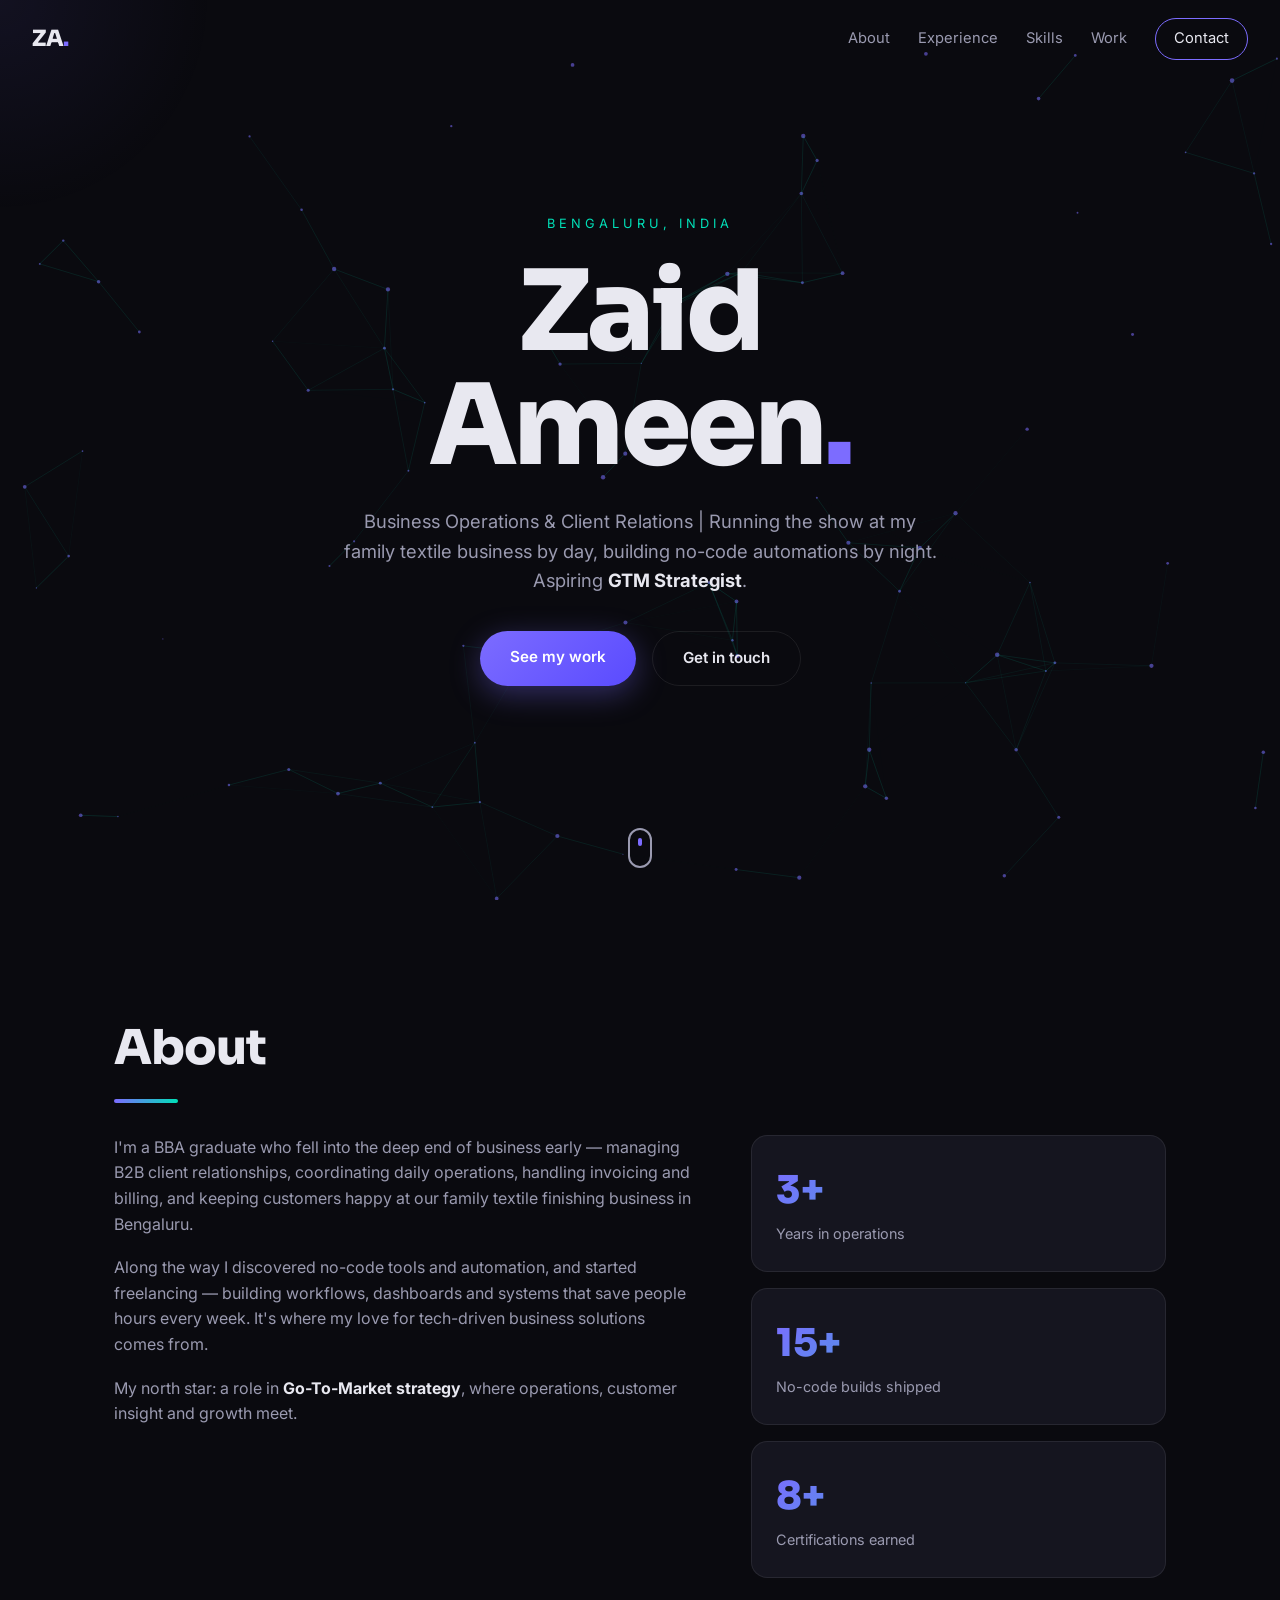
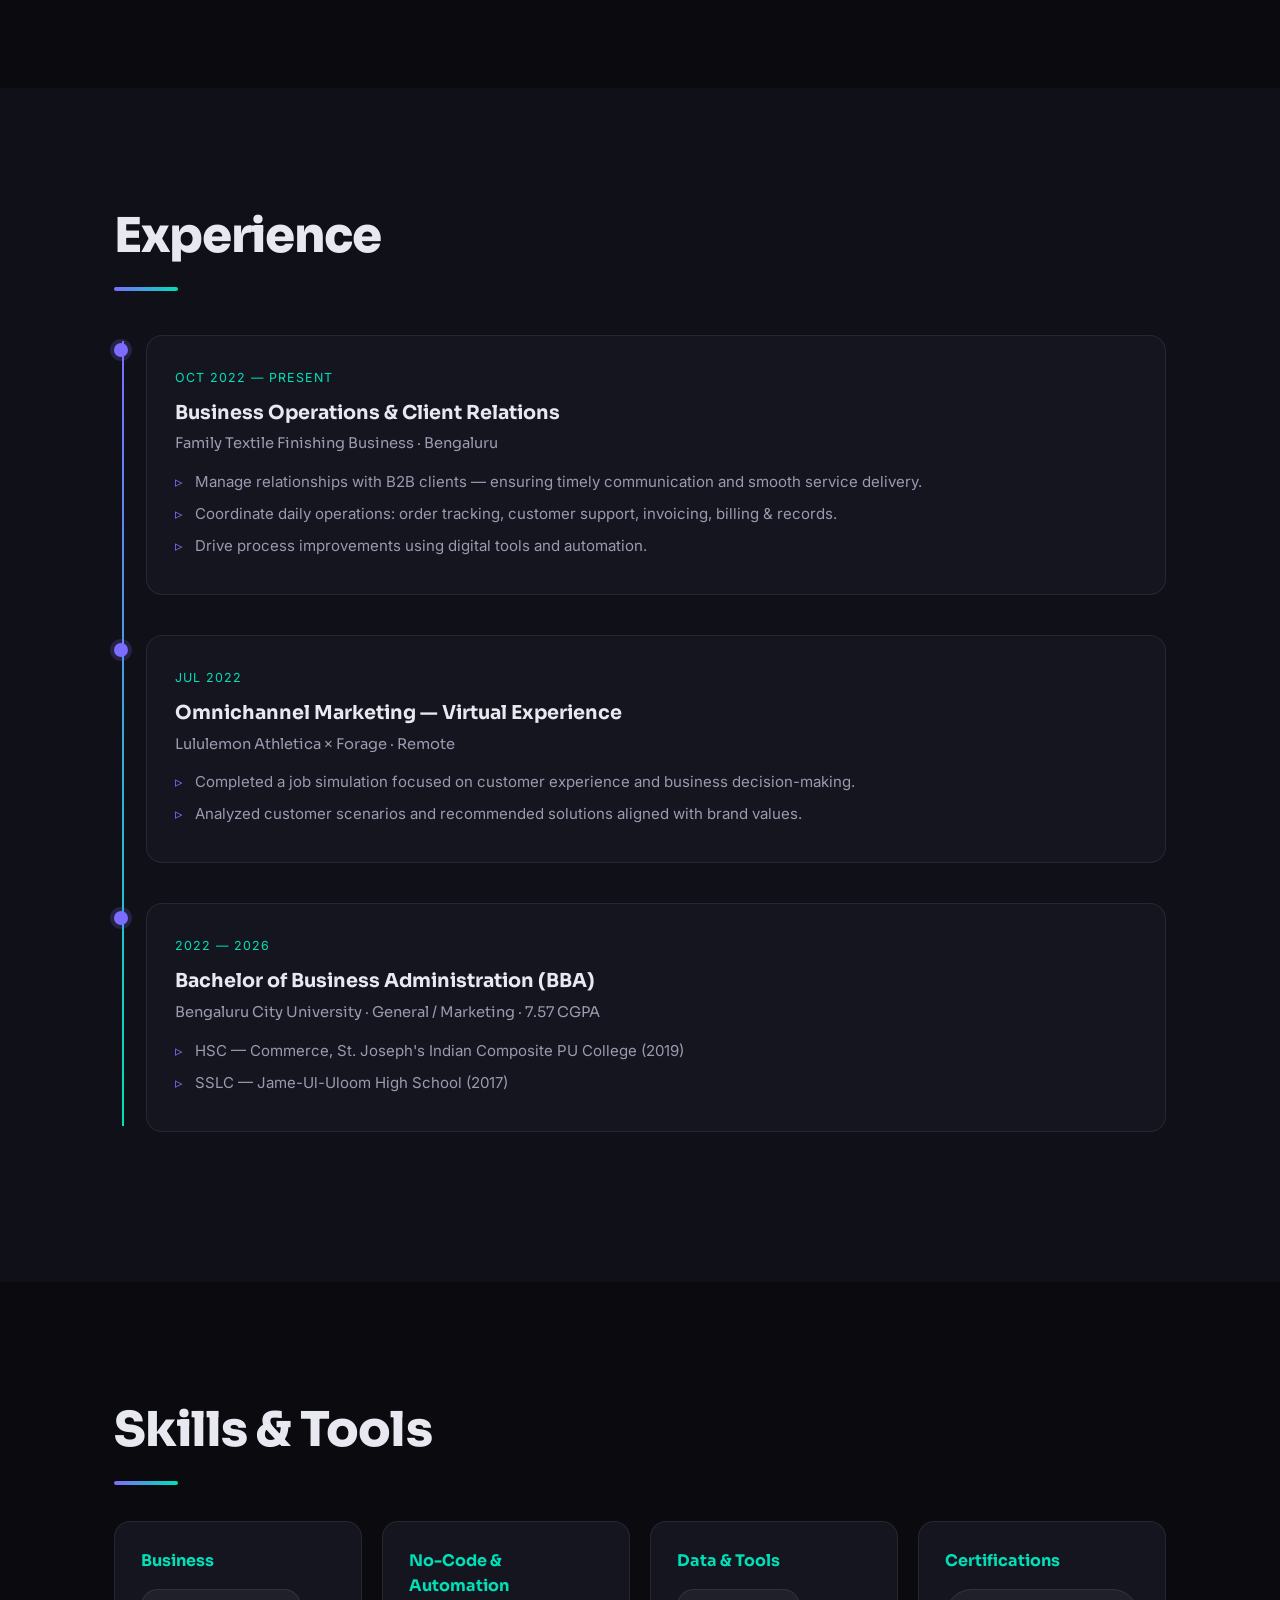
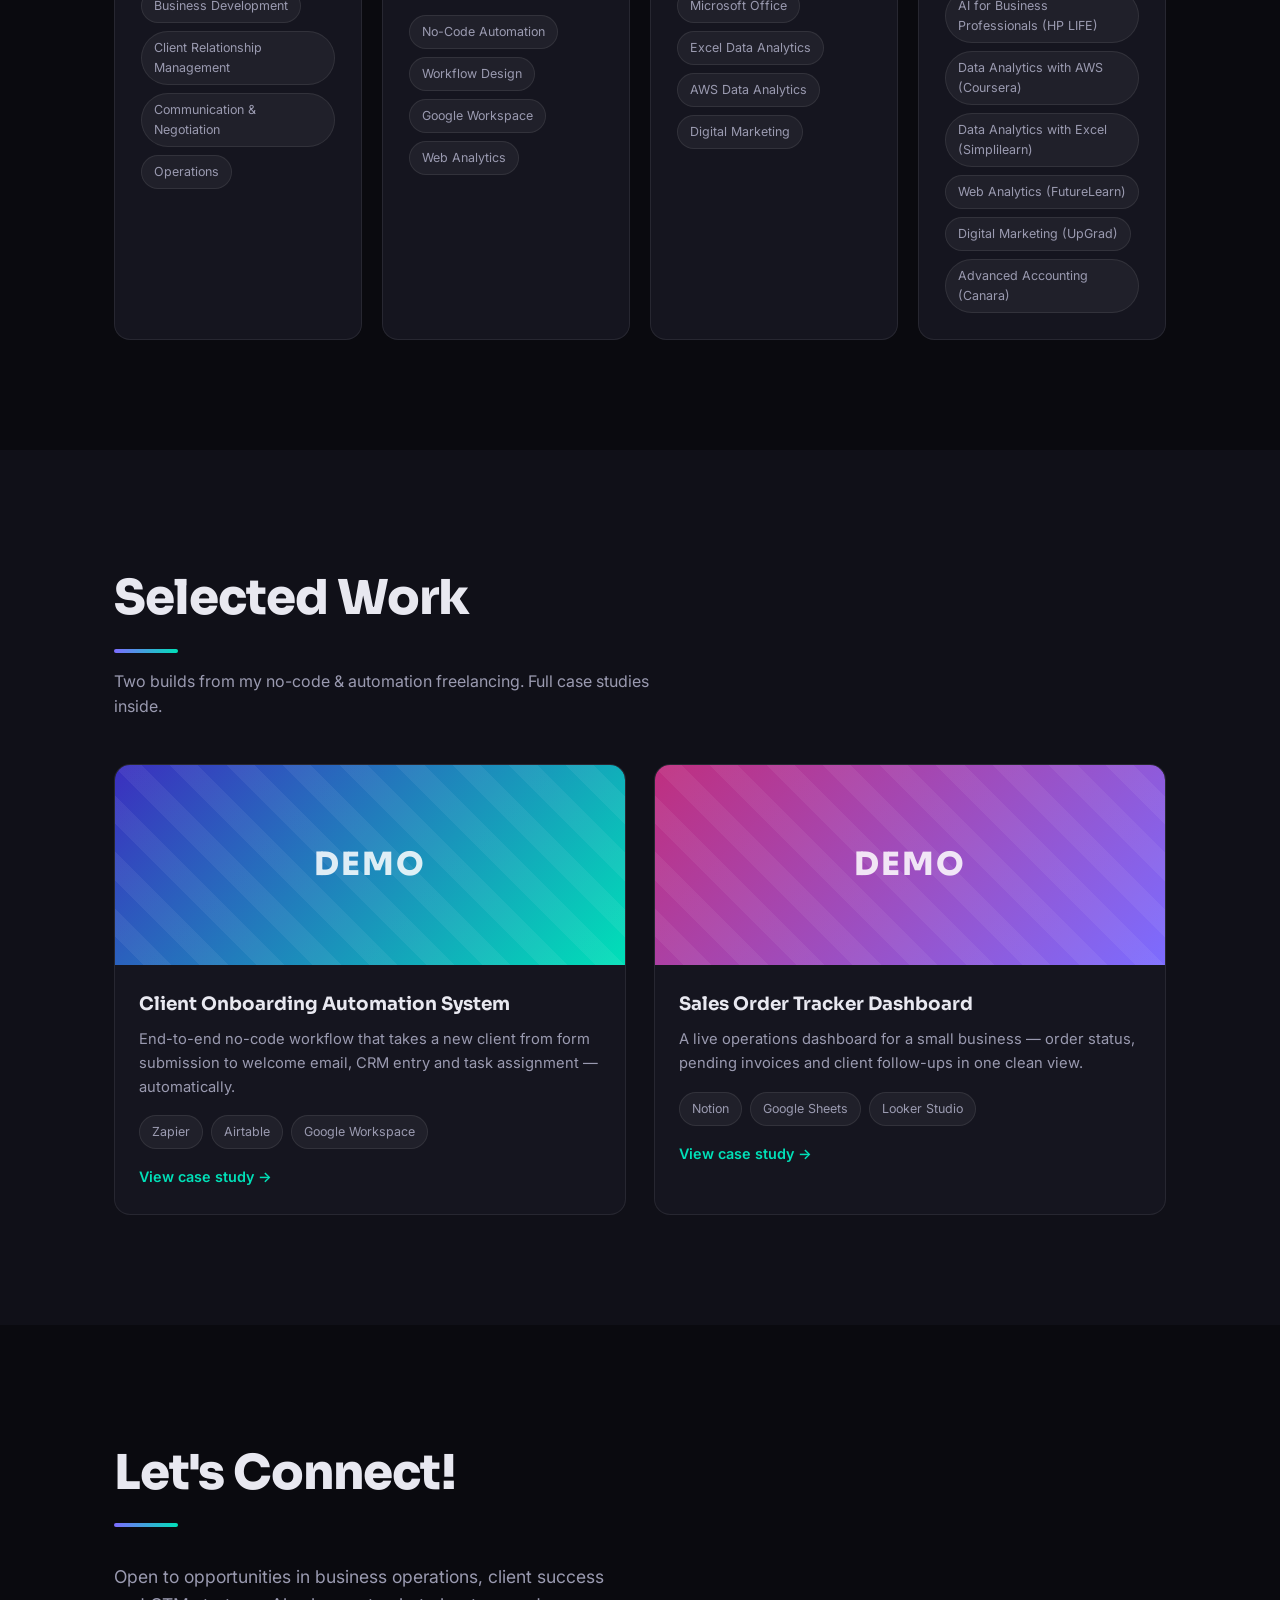
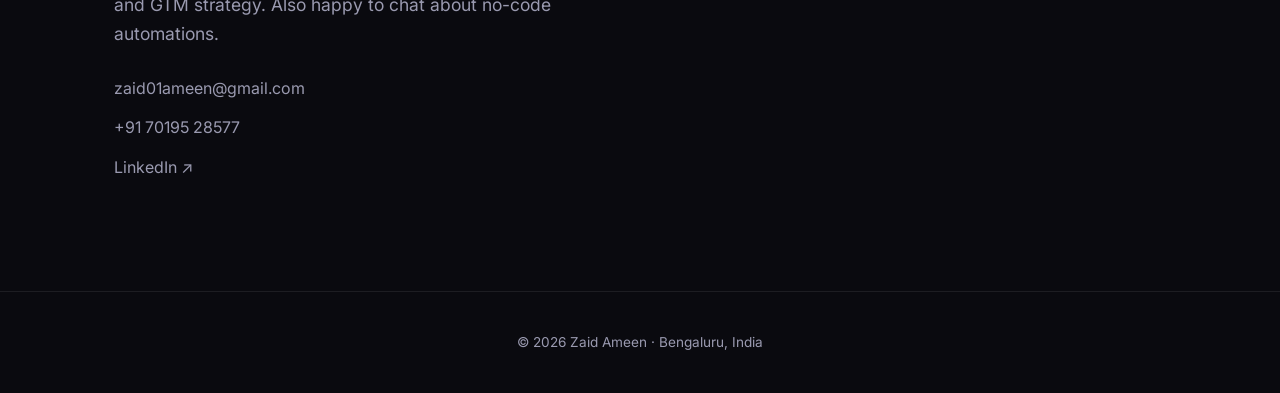
<file: Document from Zaid Ameen/index.html>
<!DOCTYPE html>
<html lang="en">
<head>
<meta charset="UTF-8">
<meta name="viewport" content="width=device-width, initial-scale=1.0">
<title>Zaid Ameen | Business Operations & Client Relations</title>
<meta name="description" content="Portfolio of Zaid Ameen | Business Operations, Client Relations & No-Code Automation. Aspiring GTM Strategist based in Bengaluru, India.">
<link rel="preconnect" href="https://fonts.googleapis.com">
<link rel="preconnect" href="https://fonts.gstatic.com" crossorigin>
<link href="https://fonts.googleapis.com/css2?family=Sora:wght@300;400;600;700;800&family=Inter:wght@300;400;500;600&display=swap" rel="stylesheet">
<link rel="stylesheet" href="style.css">
</head>
<body>

<div class="cursor-glow" id="cursorGlow"></div>
<div class="scroll-progress" id="scrollProgress"></div>

<!-- ============ NAV ============ -->
<nav class="nav" id="nav">
  <a href="#top" class="nav-logo">ZA<span>.</span></a>
  <div class="nav-links" id="navLinks">
    <a href="#about">About</a>
    <a href="#experience">Experience</a>
    <a href="#skills">Skills</a>
    <a href="#work">Work</a>
    <a href="#contact" class="nav-cta">Contact</a>
  </div>
  <button class="nav-burger" id="navBurger" aria-label="Menu">
    <span></span><span></span><span></span>
  </button>
</nav>

<!-- ============ HERO ============ -->
<header class="hero" id="top">
  <canvas id="particles"></canvas>
  <div class="hero-inner">
    <p class="hero-eyebrow reveal">Bengaluru, India</p>
    <h1 class="hero-title">
      <span class="line"><span>Zaid</span></span>
      <span class="line"><span>Ameen<em>.</em></span></span>
    </h1>
    <p class="hero-sub reveal">Business Operations & Client Relations | Running the show at my family textile business by day, building no-code automations by night. Aspiring <strong>GTM Strategist</strong>.</p>
    <div class="hero-actions reveal">
      <a href="#work" class="btn btn-primary">See my work</a>
      <a href="#contact" class="btn btn-ghost">Get in touch</a>
    </div>
  </div>
  <div class="hero-scroll">
    <span></span>
  </div>
</header>

<!-- ============ ABOUT ============ -->
<section class="section" id="about">
  <div class="container">
    <h2 class="section-title reveal">About</h2>
    <div class="about-grid">
      <div class="about-text reveal">
        <p>I'm a BBA graduate who fell into the deep end of business early — managing B2B client relationships, coordinating daily operations, handling invoicing and billing, and keeping customers happy at our family textile finishing business in Bengaluru.</p>
        <p>Along the way I discovered no-code tools and automation, and started freelancing — building workflows, dashboards and systems that save people hours every week. It's where my love for tech-driven business solutions comes from.</p>
        <p>My north star: a role in <strong>Go-To-Market strategy</strong>, where operations, customer insight and growth meet.</p>
      </div>
      <div class="about-facts reveal">
        <div class="fact"><span class="fact-num" data-count="3">0</span><span class="fact-label">Years in operations</span></div>
        <div class="fact"><span class="fact-num" data-count="15">0</span><span class="fact-label">No-code builds shipped</span></div>
        <div class="fact"><span class="fact-num" data-count="8">0</span><span class="fact-label">Certifications earned</span></div>
      </div>
    </div>
  </div>
</section>

<!-- ============ EXPERIENCE ============ -->
<section class="section section-alt" id="experience">
  <div class="container">
    <h2 class="section-title reveal">Experience</h2>
    <div class="timeline">
      <div class="timeline-item reveal">
        <div class="timeline-dot"></div>
        <div class="timeline-card tilt">
          <span class="timeline-date">Oct 2022 — Present</span>
          <h3>Business Operations & Client Relations</h3>
          <h4>Family Textile Finishing Business · Bengaluru</h4>
          <ul>
            <li>Manage relationships with B2B clients — ensuring timely communication and smooth service delivery.</li>
            <li>Coordinate daily operations: order tracking, customer support, invoicing, billing & records.</li>
            <li>Drive process improvements using digital tools and automation.</li>
          </ul>
        </div>
      </div>
      <div class="timeline-item reveal">
        <div class="timeline-dot"></div>
        <div class="timeline-card tilt">
          <span class="timeline-date">Jul 2022</span>
          <h3>Omnichannel Marketing — Virtual Experience</h3>
          <h4>Lululemon Athletica × Forage · Remote</h4>
          <ul>
            <li>Completed a job simulation focused on customer experience and business decision-making.</li>
            <li>Analyzed customer scenarios and recommended solutions aligned with brand values.</li>
          </ul>
        </div>
      </div>
      <div class="timeline-item reveal">
        <div class="timeline-dot"></div>
        <div class="timeline-card tilt">
          <span class="timeline-date">2022 — 2026</span>
          <h3>Bachelor of Business Administration (BBA)</h3>
          <h4>Bengaluru City University · General / Marketing · 7.57 CGPA</h4>
          <ul>
            <li>HSC — Commerce, St. Joseph's Indian Composite PU College (2019)</li>
            <li>SSLC — Jame-Ul-Uloom High School (2017)</li>
          </ul>
        </div>
      </div>
    </div>
  </div>
</section>

<!-- ============ SKILLS ============ -->
<section class="section" id="skills">
  <div class="container">
    <h2 class="section-title reveal">Skills & Tools</h2>
    <div class="skills-grid">
      <div class="skill-card reveal"><h3>Business</h3><div class="tags"><span>Business Development</span><span>Client Relationship Management</span><span>Communication & Negotiation</span><span>Operations</span></div></div>
      <div class="skill-card reveal"><h3>No-Code & Automation</h3><div class="tags"><span>No-Code Automation</span><span>Workflow Design</span><span>Google Workspace</span><span>Web Analytics</span></div></div>
      <div class="skill-card reveal"><h3>Data & Tools</h3><div class="tags"><span>Microsoft Office</span><span>Excel Data Analytics</span><span>AWS Data Analytics</span><span>Digital Marketing</span></div></div>
      <div class="skill-card reveal"><h3>Certifications</h3><div class="tags"><span>AI for Business Professionals (HP LIFE)</span><span>Data Analytics with AWS (Coursera)</span><span>Data Analytics with Excel (Simplilearn)</span><span>Web Analytics (FutureLearn)</span><span>Digital Marketing (UpGrad)</span><span>Advanced Accounting (Canara)</span></div></div>
    </div>
  </div>
</section>

<!-- ============ WORK / PROJECTS ============ -->
<section class="section section-alt" id="work">
  <div class="container">
    <h2 class="section-title reveal">Selected Work</h2>
    <p class="section-sub reveal">Two builds from my no-code & automation freelancing. Full case studies inside.</p>
    <div class="projects-grid">
      <a href="projects/project-1.html" class="project-card reveal tilt">
        <div class="project-thumb thumb-1"><span>Demo</span></div>
        <div class="project-body">
          <h3>Client Onboarding Automation System</h3>
          <p>End-to-end no-code workflow that takes a new client from form submission to welcome email, CRM entry and task assignment — automatically.</p>
          <div class="tags"><span>Zapier</span><span>Airtable</span><span>Google Workspace</span></div>
          <span class="project-link">View case study →</span>
        </div>
      </a>
      <a href="projects/project-2.html" class="project-card reveal tilt">
        <div class="project-thumb thumb-2"><span>Demo</span></div>
        <div class="project-body">
          <h3>Sales Order Tracker Dashboard</h3>
          <p>A live operations dashboard for a small business — order status, pending invoices and client follow-ups in one clean view.</p>
          <div class="tags"><span>Notion</span><span>Google Sheets</span><span>Looker Studio</span></div>
          <span class="project-link">View case study →</span>
        </div>
      </a>
    </div>
  </div>
</section>

<!-- ============ CONTACT ============ -->
<section class="section" id="contact">
  <div class="container">
    <h2 class="section-title reveal">Let's Connect!</h2>
    <div class="contact-grid">
      <div class="reveal">
        <p class="contact-lead">Open to opportunities in business operations, client success and GTM strategy. Also happy to chat about no-code automations.</p>
        <div class="contact-links">
          <a href="mailto:zaid01ameen@gmail.com" class="contact-link">zaid01ameen@gmail.com</a>
          <a href="tel:+917019528577" class="contact-link">+91 70195 28577</a>
          <a href="https://www.linkedin.com/in/zaid-ameen" target="_blank" rel="noopener" class="contact-link">LinkedIn ↗</a>
        </div>
      </div>
    </div>
  </div>
</section>

<footer class="footer">
  <p>© <span id="year"></span> Zaid Ameen · Bengaluru, India</p>
</footer>

<script src="script.js"></script>
</body>
</html>
</file>
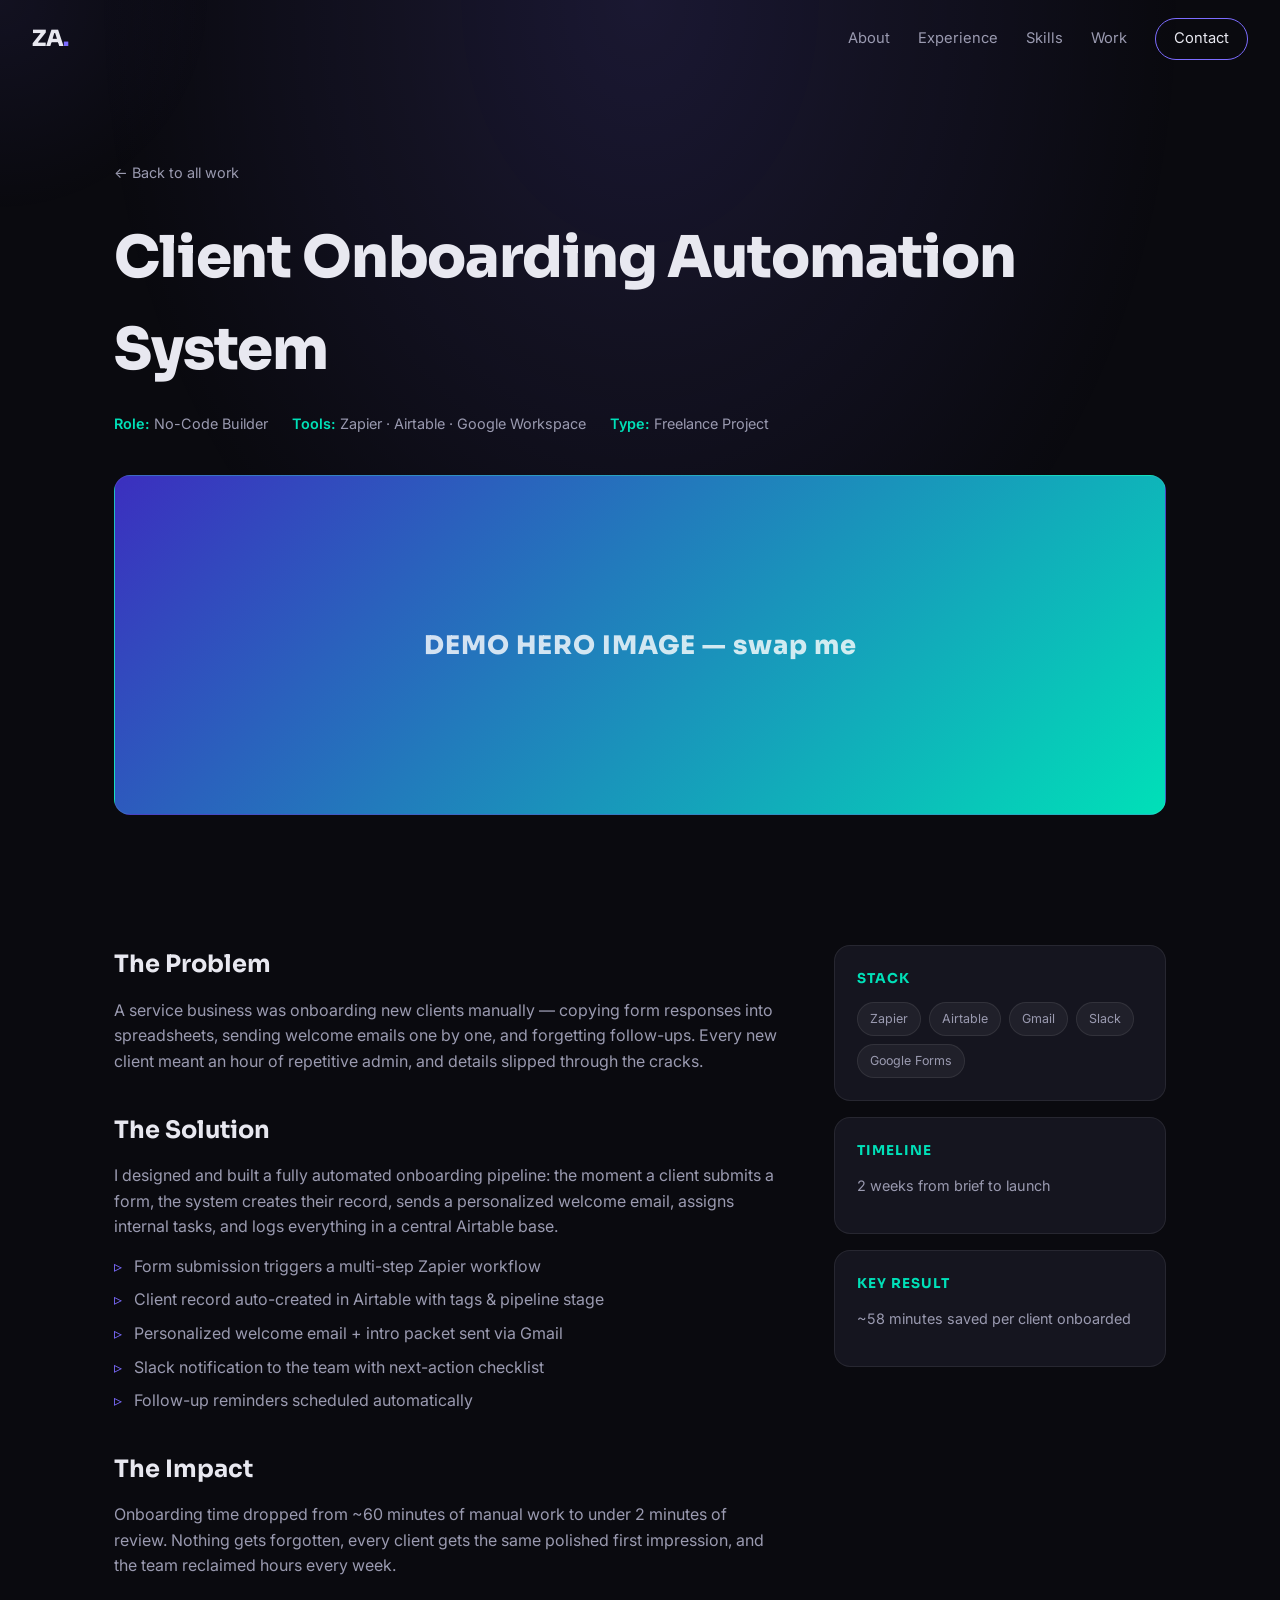
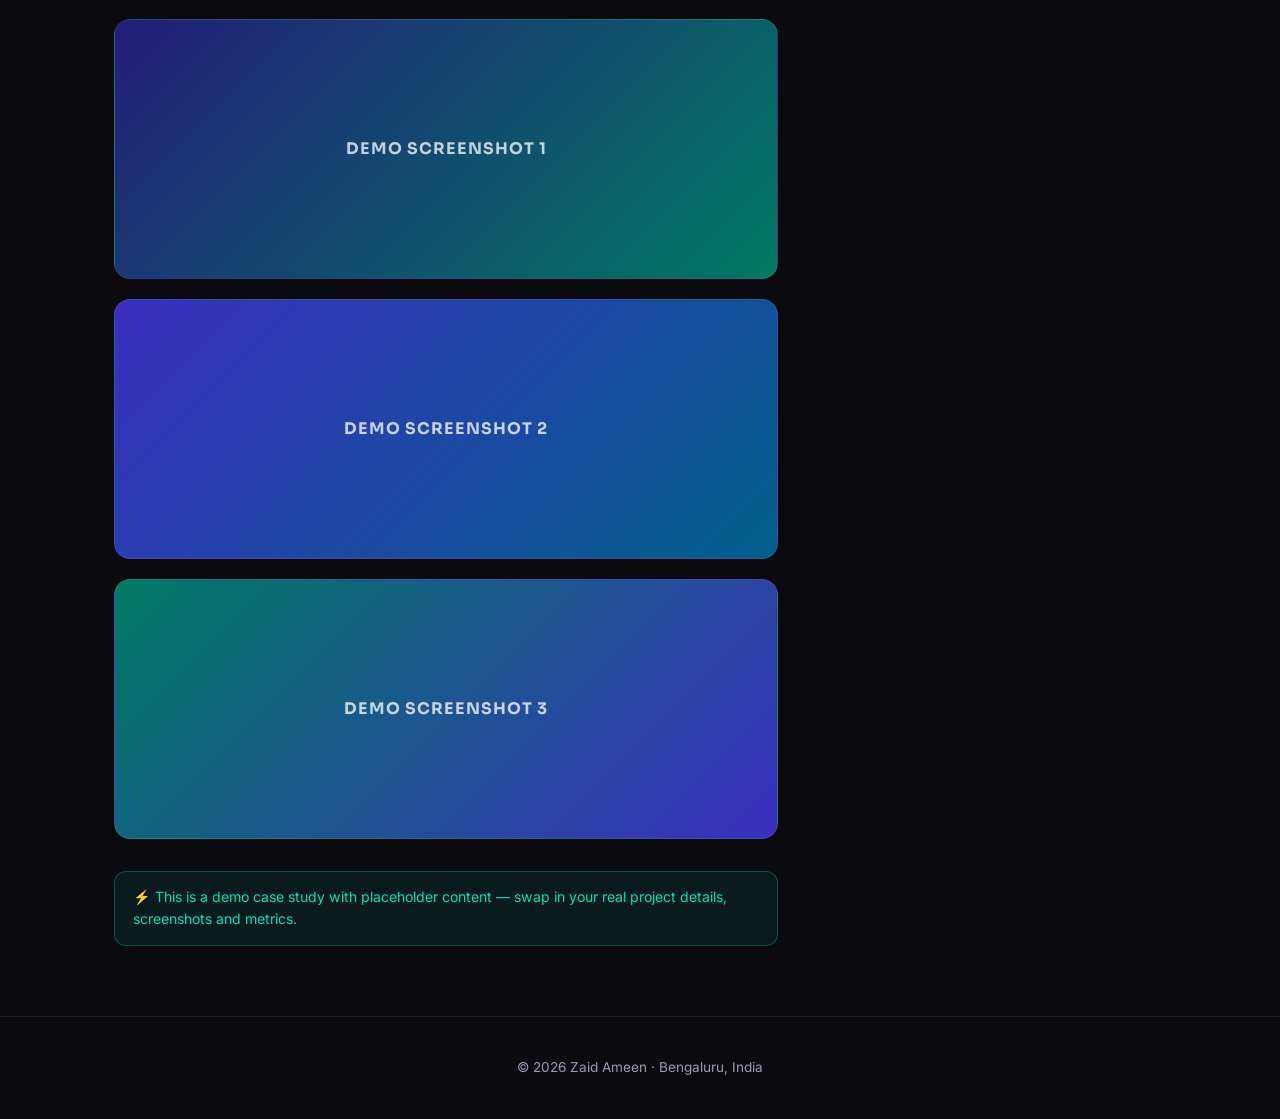
<file: Document from Zaid Ameen/projects/project-1.html>
<!DOCTYPE html>
<html lang="en">
<head>
<meta charset="UTF-8">
<meta name="viewport" content="width=device-width, initial-scale=1.0">
<title>Client Onboarding Automation — Zaid Ameen</title>
<link href="https://fonts.googleapis.com/css2?family=Sora:wght@300;400;600;700;800&family=Inter:wght@300;400;500;600&display=swap" rel="stylesheet">
<link rel="stylesheet" href="../style.css">
</head>
<body>
<div class="cursor-glow" id="cursorGlow"></div>
<div class="scroll-progress" id="scrollProgress"></div>

<nav class="nav" id="nav">
  <a href="../index.html" class="nav-logo">ZA<span>.</span></a>
  <div class="nav-links" id="navLinks">
    <a href="../index.html#about">About</a>
    <a href="../index.html#experience">Experience</a>
    <a href="../index.html#skills">Skills</a>
    <a href="../index.html#work">Work</a>
    <a href="../index.html#contact" class="nav-cta">Contact</a>
  </div>
  <button class="nav-burger" id="navBurger" aria-label="Menu"><span></span><span></span><span></span></button>
</nav>

<header class="detail-hero">
  <div class="container">
    <a href="../index.html#work" class="back-link">← Back to all work</a>
    <h1 class="detail-title reveal">Client Onboarding Automation System</h1>
    <div class="detail-meta reveal">
      <span><strong>Role:</strong> No-Code Builder</span>
      <span><strong>Tools:</strong> Zapier · Airtable · Google Workspace</span>
      <span><strong>Type:</strong> Freelance Project</span>
    </div>
    <div class="detail-hero-img reveal" style="background:linear-gradient(135deg,#3b2fbf,#00e0b8)">DEMO HERO IMAGE — swap me</div>
  </div>
</header>

<section class="detail-body">
  <div class="container">
    <div class="detail-grid">
      <div class="reveal">
        <h2>The Problem</h2>
        <p>A service business was onboarding new clients manually — copying form responses into spreadsheets, sending welcome emails one by one, and forgetting follow-ups. Every new client meant an hour of repetitive admin, and details slipped through the cracks.</p>

        <h2>The Solution</h2>
        <p>I designed and built a fully automated onboarding pipeline: the moment a client submits a form, the system creates their record, sends a personalized welcome email, assigns internal tasks, and logs everything in a central Airtable base.</p>
        <ul>
          <li>Form submission triggers a multi-step Zapier workflow</li>
          <li>Client record auto-created in Airtable with tags & pipeline stage</li>
          <li>Personalized welcome email + intro packet sent via Gmail</li>
          <li>Slack notification to the team with next-action checklist</li>
          <li>Follow-up reminders scheduled automatically</li>
        </ul>

        <h2>The Impact</h2>
        <p>Onboarding time dropped from ~60 minutes of manual work to under 2 minutes of review. Nothing gets forgotten, every client gets the same polished first impression, and the team reclaimed hours every week.</p>

        <div class="gallery">
          <div class="gallery-img reveal" style="background:linear-gradient(135deg,#241d7a,#007a63)">DEMO SCREENSHOT 1</div>
          <div class="gallery-img reveal" style="background:linear-gradient(135deg,#3b2fbf,#005f8a)">DEMO SCREENSHOT 2</div>
          <div class="gallery-img reveal" style="background:linear-gradient(135deg,#007a63,#3b2fbf)">DEMO SCREENSHOT 3</div>
        </div>

        <div class="demo-note">⚡ This is a demo case study with placeholder content — swap in your real project details, screenshots and metrics.</div>
      </div>
      <aside class="detail-side">
        <div class="side-card reveal"><h3>Stack</h3><div class="tags"><span>Zapier</span><span>Airtable</span><span>Gmail</span><span>Slack</span><span>Google Forms</span></div></div>
        <div class="side-card reveal"><h3>Timeline</h3><p style="color:var(--muted);font-size:.9rem">2 weeks from brief to launch</p></div>
        <div class="side-card reveal"><h3>Key Result</h3><p style="color:var(--muted);font-size:.9rem">~58 minutes saved per client onboarded</p></div>
      </aside>
    </div>
  </div>
</section>

<footer class="footer"><p>© 2026 Zaid Ameen · Bengaluru, India</p></footer>
<script src="../script.js"></script>
</body>
</html>
</file>
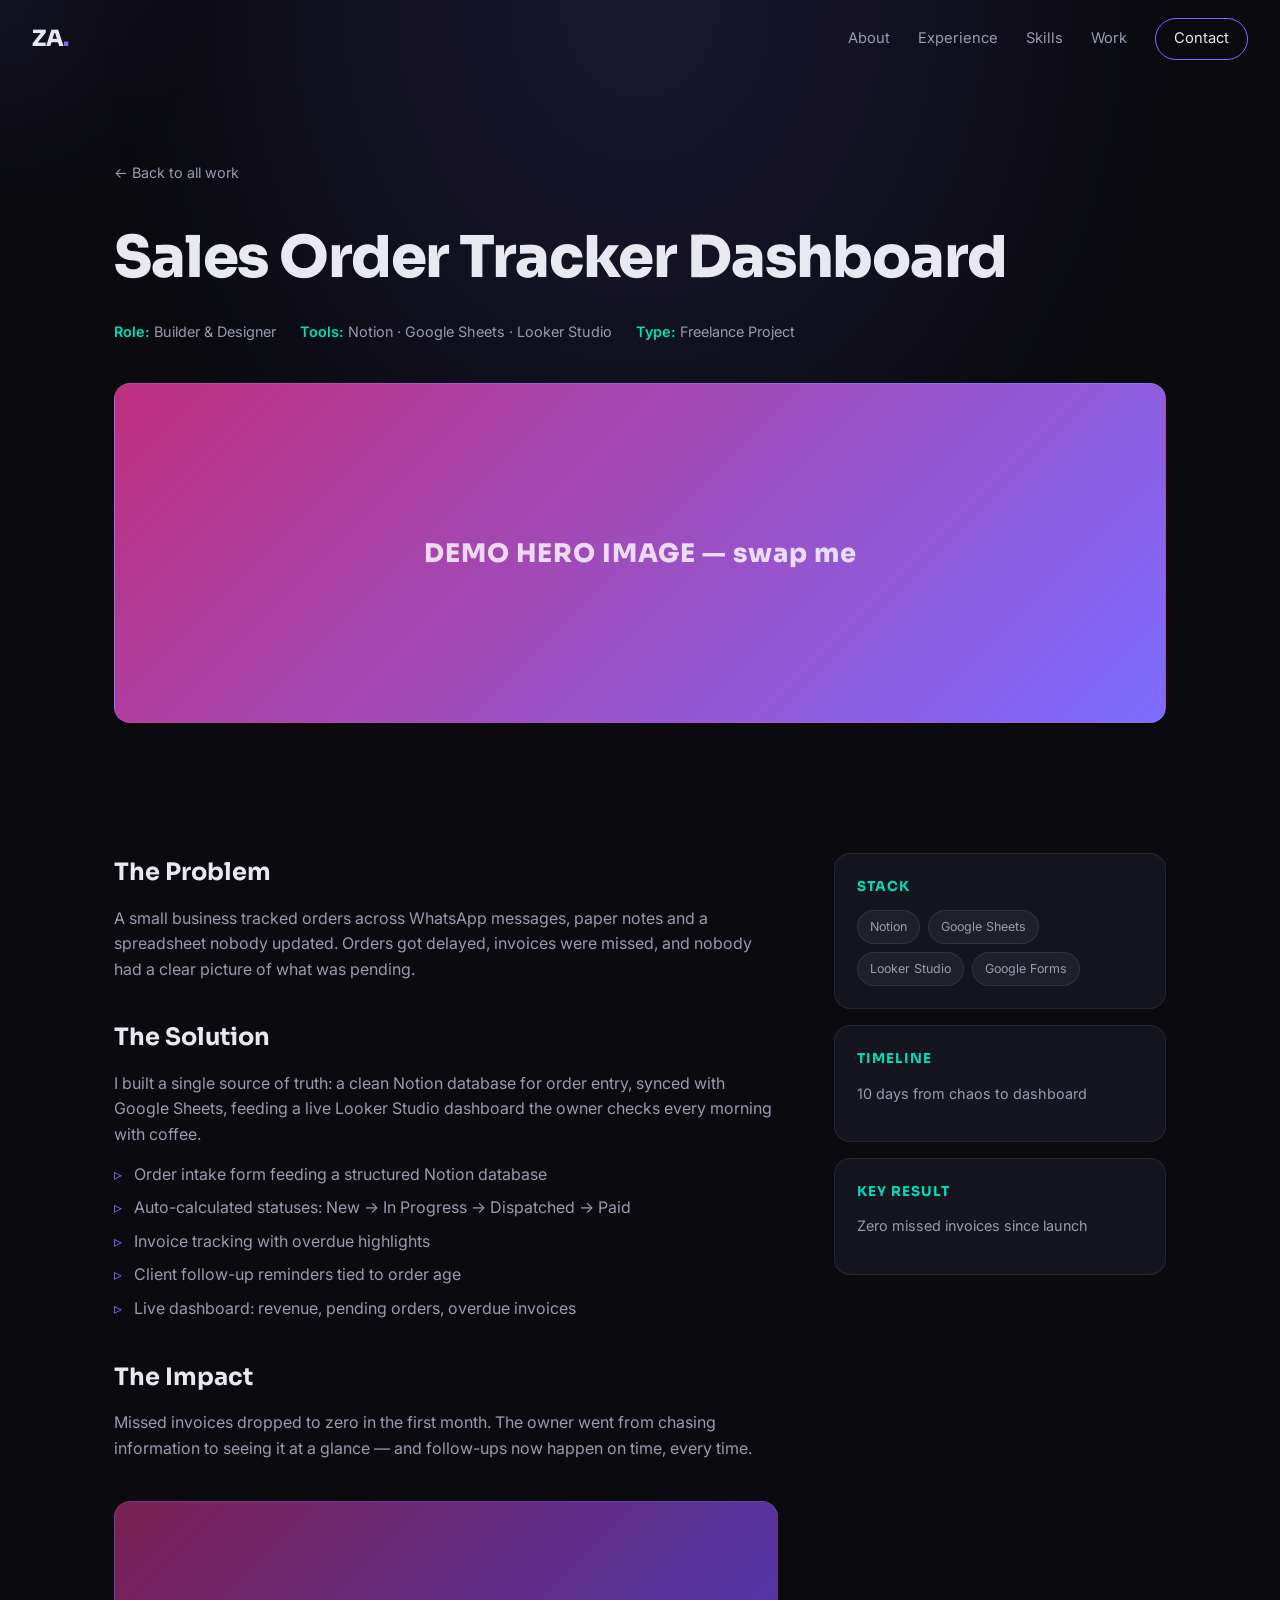
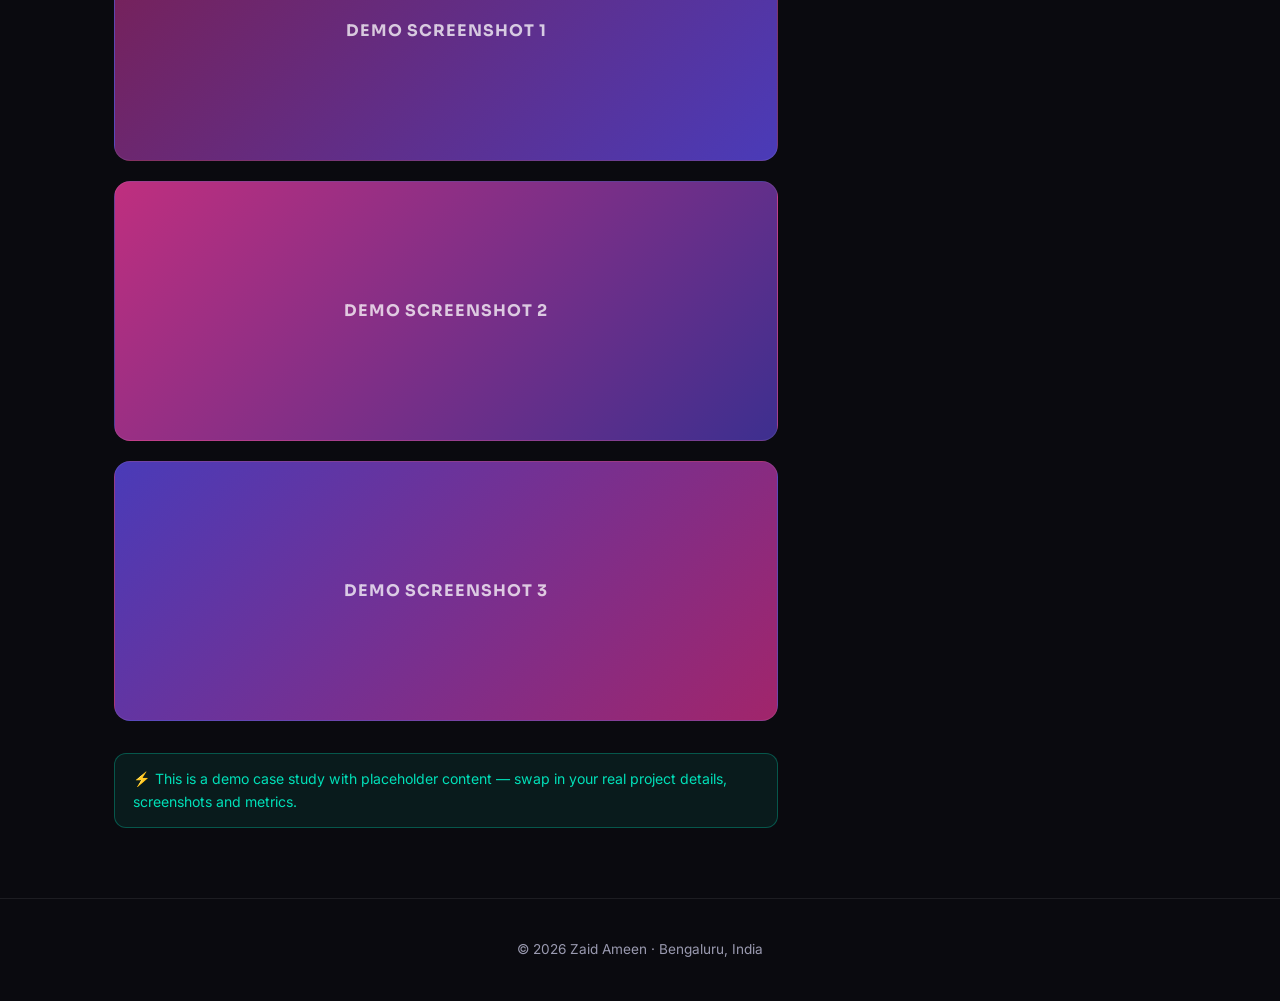
<file: Document from Zaid Ameen/projects/project-2.html>
<!DOCTYPE html>
<html lang="en">
<head>
<meta charset="UTF-8">
<meta name="viewport" content="width=device-width, initial-scale=1.0">
<title>Sales Order Tracker Dashboard — Zaid Ameen</title>
<link href="https://fonts.googleapis.com/css2?family=Sora:wght@300;400;600;700;800&family=Inter:wght@300;400;500;600&display=swap" rel="stylesheet">
<link rel="stylesheet" href="../style.css">
</head>
<body>
<div class="cursor-glow" id="cursorGlow"></div>
<div class="scroll-progress" id="scrollProgress"></div>

<nav class="nav" id="nav">
  <a href="../index.html" class="nav-logo">ZA<span>.</span></a>
  <div class="nav-links" id="navLinks">
    <a href="../index.html#about">About</a>
    <a href="../index.html#experience">Experience</a>
    <a href="../index.html#skills">Skills</a>
    <a href="../index.html#work">Work</a>
    <a href="../index.html#contact" class="nav-cta">Contact</a>
  </div>
  <button class="nav-burger" id="navBurger" aria-label="Menu"><span></span><span></span><span></span></button>
</nav>

<header class="detail-hero">
  <div class="container">
    <a href="../index.html#work" class="back-link">← Back to all work</a>
    <h1 class="detail-title reveal">Sales Order Tracker Dashboard</h1>
    <div class="detail-meta reveal">
      <span><strong>Role:</strong> Builder & Designer</span>
      <span><strong>Tools:</strong> Notion · Google Sheets · Looker Studio</span>
      <span><strong>Type:</strong> Freelance Project</span>
    </div>
    <div class="detail-hero-img reveal" style="background:linear-gradient(135deg,#bf2f7f,#7c6cff)">DEMO HERO IMAGE — swap me</div>
  </div>
</header>

<section class="detail-body">
  <div class="container">
    <div class="detail-grid">
      <div class="reveal">
        <h2>The Problem</h2>
        <p>A small business tracked orders across WhatsApp messages, paper notes and a spreadsheet nobody updated. Orders got delayed, invoices were missed, and nobody had a clear picture of what was pending.</p>

        <h2>The Solution</h2>
        <p>I built a single source of truth: a clean Notion database for order entry, synced with Google Sheets, feeding a live Looker Studio dashboard the owner checks every morning with coffee.</p>
        <ul>
          <li>Order intake form feeding a structured Notion database</li>
          <li>Auto-calculated statuses: New → In Progress → Dispatched → Paid</li>
          <li>Invoice tracking with overdue highlights</li>
          <li>Client follow-up reminders tied to order age</li>
          <li>Live dashboard: revenue, pending orders, overdue invoices</li>
        </ul>

        <h2>The Impact</h2>
        <p>Missed invoices dropped to zero in the first month. The owner went from chasing information to seeing it at a glance — and follow-ups now happen on time, every time.</p>

        <div class="gallery">
          <div class="gallery-img reveal" style="background:linear-gradient(135deg,#7a1f52,#4a3bb8)">DEMO SCREENSHOT 1</div>
          <div class="gallery-img reveal" style="background:linear-gradient(135deg,#bf2f7f,#3d2f8f)">DEMO SCREENSHOT 2</div>
          <div class="gallery-img reveal" style="background:linear-gradient(135deg,#4a3bb8,#a1256b)">DEMO SCREENSHOT 3</div>
        </div>

        <div class="demo-note">⚡ This is a demo case study with placeholder content — swap in your real project details, screenshots and metrics.</div>
      </div>
      <aside class="detail-side">
        <div class="side-card reveal"><h3>Stack</h3><div class="tags"><span>Notion</span><span>Google Sheets</span><span>Looker Studio</span><span>Google Forms</span></div></div>
        <div class="side-card reveal"><h3>Timeline</h3><p style="color:var(--muted);font-size:.9rem">10 days from chaos to dashboard</p></div>
        <div class="side-card reveal"><h3>Key Result</h3><p style="color:var(--muted);font-size:.9rem">Zero missed invoices since launch</p></div>
      </aside>
    </div>
  </div>
</section>

<footer class="footer"><p>© 2026 Zaid Ameen · Bengaluru, India</p></footer>
<script src="../script.js"></script>
</body>
</html>
</file>
<file: Document from Zaid Ameen/style.css>
:root{
  --bg:#0a0a0f; --bg-alt:#101018; --card:#15151f;
  --text:#e8e8f0; --muted:#9a9ab0;
  --accent:#7c6cff; --accent-2:#00e0b8;
  --border:rgba(255,255,255,.08);
  --radius:16px;
}
*{margin:0;padding:0;box-sizing:border-box}
html{scroll-behavior:smooth}
body{background:var(--bg);color:var(--text);font-family:'Inter',sans-serif;line-height:1.6;overflow-x:hidden}
h1,h2,h3,h4{font-family:'Sora',sans-serif}
a{color:inherit;text-decoration:none}
.container{max-width:1100px;margin:0 auto;padding:0 24px}

/* cursor glow */
.cursor-glow{position:fixed;width:500px;height:500px;border-radius:50%;pointer-events:none;z-index:0;
  background:radial-gradient(circle,rgba(124,108,255,.08),transparent 60%);
  transform:translate(-50%,-50%);transition:opacity .3s}
/* scroll progress */
.scroll-progress{position:fixed;top:0;left:0;height:3px;width:0;background:linear-gradient(90deg,var(--accent),var(--accent-2));z-index:100}

/* nav */
.nav{position:fixed;top:0;left:0;right:0;z-index:50;display:flex;align-items:center;justify-content:space-between;
  padding:18px 32px;transition:background .3s,backdrop-filter .3s}
.nav.scrolled{background:rgba(10,10,15,.75);backdrop-filter:blur(14px);border-bottom:1px solid var(--border)}
.nav-logo{font-family:'Sora';font-weight:800;font-size:1.4rem;letter-spacing:-.5px}
.nav-logo span{color:var(--accent)}
.nav-links{display:flex;gap:28px;align-items:center}
.nav-links a{font-size:.92rem;color:var(--muted);transition:color .2s;position:relative}
.nav-links a:hover{color:var(--text)}
.nav-links a::after{content:'';position:absolute;left:0;bottom:-4px;width:0;height:2px;background:var(--accent);transition:width .25s}
.nav-links a:hover::after{width:100%}
.nav-cta{border:1px solid var(--accent);color:var(--text)!important;padding:8px 18px;border-radius:99px}
.nav-cta::after{display:none}
.nav-cta:hover{background:var(--accent)}
.nav-burger{display:none;flex-direction:column;gap:5px;background:none;border:0;cursor:pointer;z-index:60}
.nav-burger span{width:24px;height:2px;background:var(--text);transition:.3s}

/* hero */
.hero{min-height:100vh;display:flex;align-items:center;justify-content:center;position:relative;overflow:hidden}
#particles{position:absolute;inset:0;width:100%;height:100%}
.hero-inner{position:relative;z-index:2;text-align:center;padding:0 24px;max-width:860px}
.hero-eyebrow{color:var(--accent-2);letter-spacing:4px;text-transform:uppercase;font-size:.8rem;margin-bottom:20px}
.hero-title{font-size:clamp(3.2rem,10vw,7rem);font-weight:800;line-height:1.02;letter-spacing:-.03em;margin-bottom:24px}
.hero-title .line{display:block;overflow:hidden}
.hero-title .line span{display:inline-block;transform:translateY(110%);animation:riseUp 1s cubic-bezier(.2,.8,.2,1) forwards}
.hero-title .line:nth-child(2) span{animation-delay:.15s}
.hero-title em{color:var(--accent);font-style:normal}
@keyframes riseUp{to{transform:translateY(0)}}
.hero-sub{color:var(--muted);font-size:1.15rem;max-width:600px;margin:0 auto 36px}
.hero-sub strong{color:var(--text)}
.hero-actions{display:flex;gap:16px;justify-content:center;flex-wrap:wrap}
.hero-scroll{position:absolute;bottom:32px;left:50%;transform:translateX(-50%);width:24px;height:40px;border:2px solid var(--muted);border-radius:14px}
.hero-scroll span{position:absolute;top:8px;left:50%;width:4px;height:8px;margin-left:-2px;border-radius:2px;background:var(--accent);animation:scrollDot 1.6s infinite}
@keyframes scrollDot{0%{opacity:1;transform:translateY(0)}100%{opacity:0;transform:translateY(14px)}}

/* buttons */
.btn{display:inline-block;padding:14px 30px;border-radius:99px;font-weight:600;font-size:.95rem;transition:transform .2s,box-shadow .2s,background .2s;cursor:pointer;border:0}
.btn-primary{background:linear-gradient(135deg,var(--accent),#5a4bff);color:#fff;box-shadow:0 8px 30px rgba(124,108,255,.35)}
.btn-primary:hover{transform:translateY(-3px);box-shadow:0 14px 40px rgba(124,108,255,.5)}
.btn-ghost{border:1px solid var(--border);color:var(--text)}
.btn-ghost:hover{border-color:var(--accent);transform:translateY(-3px)}

/* sections */
.section{padding:110px 0;position:relative;z-index:1}
.section-alt{background:var(--bg-alt)}
.section-title{font-size:clamp(2rem,5vw,3rem);font-weight:800;letter-spacing:-.02em;margin-bottom:16px}
.section-title::after{content:'';display:block;width:64px;height:4px;border-radius:2px;margin-top:12px;background:linear-gradient(90deg,var(--accent),var(--accent-2))}
.section-sub{color:var(--muted);margin-bottom:44px;max-width:560px}

/* reveal animation */
.reveal{opacity:0;transform:translateY(36px);transition:opacity .8s cubic-bezier(.2,.8,.2,1),transform .8s cubic-bezier(.2,.8,.2,1)}
.reveal.visible{opacity:1;transform:translateY(0)}

/* about */
.about-grid{display:grid;grid-template-columns:1.4fr 1fr;gap:56px;align-items:start;margin-top:32px}
.about-text p{color:var(--muted);margin-bottom:18px}
.about-text strong{color:var(--text)}
.about-facts{display:grid;gap:16px}
.fact{background:var(--card);border:1px solid var(--border);border-radius:var(--radius);padding:24px;transition:border-color .3s,transform .3s}
.fact:hover{border-color:var(--accent);transform:translateY(-4px)}
.fact-num{display:block;font-family:'Sora';font-size:2.4rem;font-weight:800;background:linear-gradient(135deg,var(--accent),var(--accent-2));-webkit-background-clip:text;background-clip:text;color:transparent}
.fact-label{color:var(--muted);font-size:.9rem}

/* timeline */
.timeline{position:relative;margin-top:44px;padding-left:32px}
.timeline::before{content:'';position:absolute;left:8px;top:6px;bottom:6px;width:2px;background:linear-gradient(180deg,var(--accent),var(--accent-2))}
.timeline-item{position:relative;margin-bottom:40px}
.timeline-dot{position:absolute;left:-32px;top:8px;width:14px;height:14px;border-radius:50%;background:var(--accent);box-shadow:0 0 0 4px rgba(124,108,255,.2)}
.timeline-card{background:var(--card);border:1px solid var(--border);border-radius:var(--radius);padding:28px;transition:border-color .3s}
.timeline-card:hover{border-color:var(--accent)}
.timeline-date{display:inline-block;font-size:.78rem;letter-spacing:1px;text-transform:uppercase;color:var(--accent-2);margin-bottom:10px}
.timeline-card h3{font-size:1.2rem;margin-bottom:4px}
.timeline-card h4{color:var(--muted);font-weight:400;font-size:.92rem;margin-bottom:14px}
.timeline-card ul{list-style:none}
.timeline-card li{color:var(--muted);padding-left:20px;position:relative;margin-bottom:8px;font-size:.94rem}
.timeline-card li::before{content:'▹';position:absolute;left:0;color:var(--accent)}

/* skills */
.skills-grid{display:grid;grid-template-columns:repeat(auto-fit,minmax(240px,1fr));gap:20px;margin-top:36px}
.skill-card{background:var(--card);border:1px solid var(--border);border-radius:var(--radius);padding:26px;transition:transform .3s,border-color .3s}
.skill-card:hover{transform:translateY(-6px);border-color:var(--accent)}
.skill-card h3{font-size:1rem;margin-bottom:16px;color:var(--accent-2)}
.tags{display:flex;flex-wrap:wrap;gap:8px}
.tags span{font-size:.78rem;padding:6px 12px;border-radius:99px;background:rgba(255,255,255,.05);border:1px solid var(--border);color:var(--muted)}

/* projects */
.projects-grid{display:grid;grid-template-columns:repeat(auto-fit,minmax(320px,1fr));gap:28px;margin-top:36px}
.project-card{display:block;background:var(--card);border:1px solid var(--border);border-radius:var(--radius);overflow:hidden;transition:transform .35s,border-color .35s,box-shadow .35s;will-change:transform}
.project-card:hover{border-color:var(--accent);box-shadow:0 20px 60px rgba(124,108,255,.18)}
.project-thumb{height:200px;position:relative;display:flex;align-items:center;justify-content:center;overflow:hidden}
.project-thumb span{font-family:'Sora';font-weight:800;font-size:2rem;color:rgba(255,255,255,.85);letter-spacing:2px;text-transform:uppercase;z-index:2}
.thumb-1{background:linear-gradient(135deg,#3b2fbf,#00e0b8)}
.thumb-2{background:linear-gradient(135deg,#bf2f7f,#7c6cff)}
.project-thumb::after{content:'';position:absolute;inset:0;background:repeating-linear-gradient(45deg,transparent 0 20px,rgba(255,255,255,.06) 20px 40px)}
.project-body{padding:24px}
.project-body h3{font-size:1.15rem;margin-bottom:10px}
.project-body p{color:var(--muted);font-size:.92rem;margin-bottom:16px}
.project-link{display:inline-block;margin-top:16px;color:var(--accent-2);font-weight:600;font-size:.9rem}

/* contact */
.contact-grid{display:grid;grid-template-columns:1fr 1fr;gap:56px;margin-top:36px;align-items:start}
.contact-lead{color:var(--muted);font-size:1.1rem;margin-bottom:28px}
.contact-links{display:grid;gap:14px}
.contact-link{color:var(--muted);transition:color .2s,transform .2s;display:inline-block}
.contact-link:hover{color:var(--accent-2);transform:translateX(6px)}
.contact-form{display:grid;gap:14px}
.contact-form input,.contact-form textarea{background:var(--card);border:1px solid var(--border);border-radius:12px;padding:14px 16px;color:var(--text);font-family:inherit;font-size:.95rem;transition:border-color .2s;resize:vertical}
.contact-form input:focus,.contact-form textarea:focus{outline:none;border-color:var(--accent)}

/* footer */
.footer{text-align:center;padding:40px;color:var(--muted);font-size:.85rem;border-top:1px solid var(--border)}

/* project detail pages */
.detail-hero{padding:160px 0 60px;position:relative;overflow:hidden}
.detail-hero::before{content:'';position:absolute;inset:0;background:radial-gradient(ellipse at top,rgba(124,108,255,.15),transparent 60%)}
.detail-hero .container{position:relative}
.back-link{color:var(--muted);font-size:.9rem;display:inline-block;margin-bottom:28px;transition:color .2s}
.back-link:hover{color:var(--accent-2)}
.detail-title{font-size:clamp(2.2rem,6vw,3.6rem);font-weight:800;letter-spacing:-.02em;margin-bottom:16px}
.detail-meta{display:flex;gap:24px;flex-wrap:wrap;color:var(--muted);font-size:.9rem;margin-bottom:40px}
.detail-meta strong{color:var(--accent-2);font-weight:600}
.detail-hero-img{height:340px;border-radius:var(--radius);border:1px solid var(--border);display:flex;align-items:center;justify-content:center;font-family:'Sora';font-weight:800;font-size:1.6rem;color:rgba(255,255,255,.8);letter-spacing:1px}
.detail-body{padding:70px 0}
.detail-grid{display:grid;grid-template-columns:2fr 1fr;gap:56px}
.detail-body h2{font-size:1.5rem;margin:36px 0 14px}
.detail-body h2:first-child{margin-top:0}
.detail-body p{color:var(--muted);margin-bottom:14px}
.detail-body ul{list-style:none;margin:14px 0}
.detail-body li{color:var(--muted);padding-left:20px;position:relative;margin-bottom:8px}
.detail-body li::before{content:'▹';position:absolute;left:0;color:var(--accent)}
.detail-side{position:sticky;top:100px;align-self:start;display:grid;gap:16px}
.side-card{background:var(--card);border:1px solid var(--border);border-radius:var(--radius);padding:22px}
.side-card h3{font-size:.85rem;text-transform:uppercase;letter-spacing:1px;color:var(--accent-2);margin-bottom:12px}
.gallery{display:grid;gap:20px;margin-top:40px}
.gallery-img{height:260px;border-radius:var(--radius);border:1px solid var(--border);display:flex;align-items:center;justify-content:center;color:rgba(255,255,255,.75);font-family:'Sora';font-weight:700;letter-spacing:1px}
.demo-note{background:rgba(0,224,184,.08);border:1px solid rgba(0,224,184,.3);border-radius:12px;padding:14px 18px;color:var(--accent-2);font-size:.88rem;margin-top:32px}

/* responsive */
@media (max-width:820px){
  .about-grid,.contact-grid,.detail-grid{grid-template-columns:1fr}
  .nav-links{position:fixed;inset:0;background:rgba(10,10,15,.97);flex-direction:column;justify-content:center;gap:32px;transform:translateX(100%);transition:transform .35s}
  .nav-links.open{transform:translateX(0)}
  .nav-links a{font-size:1.3rem}
  .nav-burger{display:flex}
  .nav-burger.open span:nth-child(1){transform:translateY(7px) rotate(45deg)}
  .nav-burger.open span:nth-child(2){opacity:0}
  .nav-burger.open span:nth-child(3){transform:translateY(-7px) rotate(-45deg)}
  .detail-side{position:static}
}
</file>
